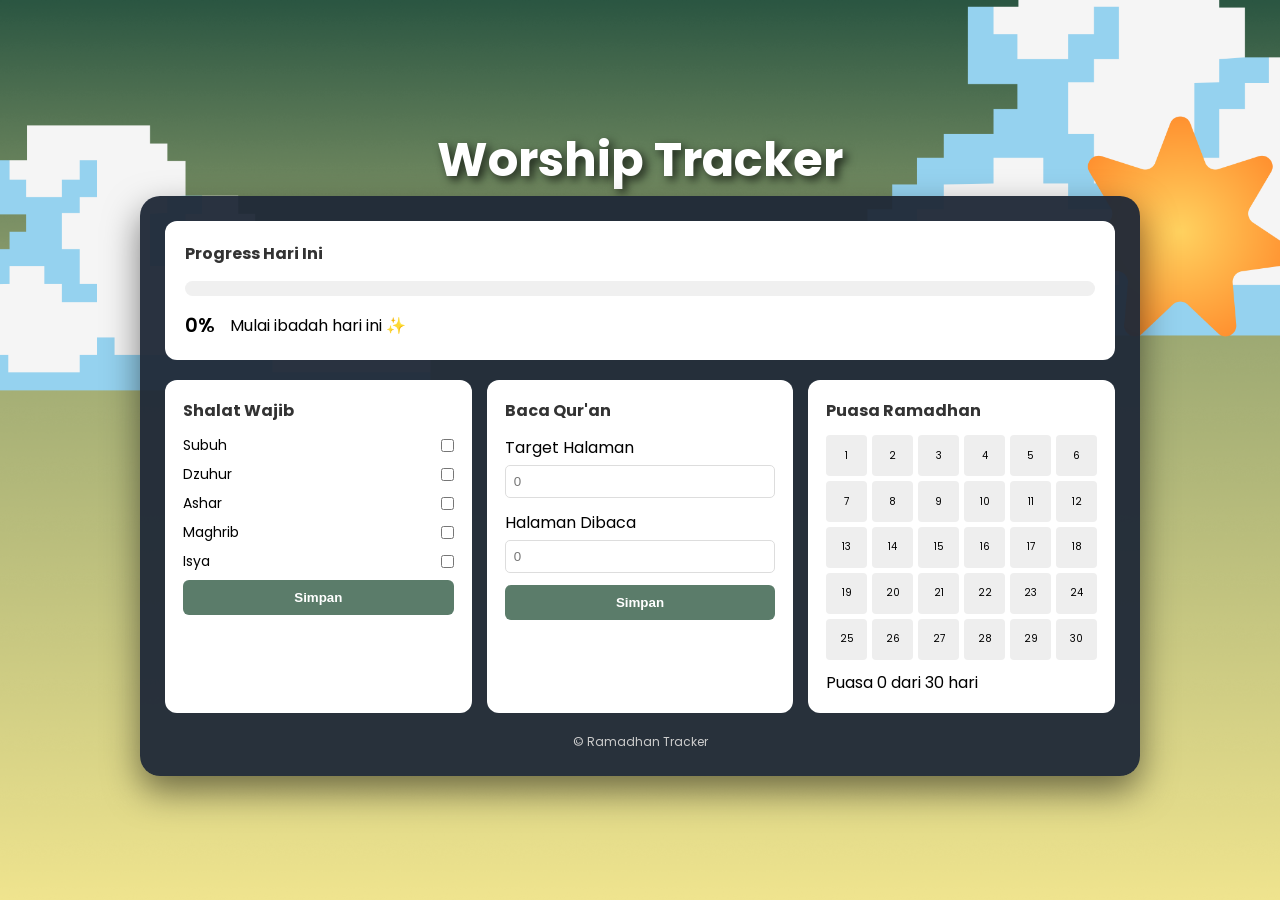
<file: Alhazen_4rdMission/index.html>
<!DOCTYPE html>
<html lang="id">
<head>
    <meta charset="UTF-8">
    <meta name="viewport" content="width=device-width, initial-scale=1.0">
    <title>Ramadhan Tracker</title>
    <link rel="stylesheet" href="style.css">
</head>
<body>
    <header>
        <h1>Worship Tracker</h1>
    </header>
    
    <main class="main-container">
        <section class="card-summary">
            <h3>Progress Hari Ini</h3>
            <div class="progress-bar">
                <div id="mainFill" class="fill"></div>
            </div>
            <div class="status-row">
                <span id="percent">0%</span>
                <p id="quote">Mulai ibadah hari ini ✨</p>
            </div>
        </section>

        <div class="content-grid">
            <section class="card">
                <h3>Shalat Wajib</h3>
                <div class="list">
                    <label>Subuh <input type="checkbox" class="sh-input"></label>
                    <label>Dzuhur <input type="checkbox" class="sh-input"></label>
                    <label>Ashar <input type="checkbox" class="sh-input"></label>
                    <label>Maghrib <input type="checkbox" class="sh-input"></label>
                    <label>Isya <input type="checkbox" class="sh-input"></label>
                </div>
                <button onclick="saveShalat()">Simpan</button>
            </section>

            <section class="card">
                <h3>Baca Qur'an</h3>
                <div class="form">
                    <label>Target Halaman</label>
                    <input type="number" id="targetQ" placeholder="0">
                    <label>Halaman Dibaca</label>
                    <input type="number" id="doneQ" placeholder="0">
                </div>
                <button onclick="saveQuran()">Simpan</button>
            </section>

            <section class="card">
                <h3>Puasa Ramadhan</h3>
                <div id="puasaGrid" class="calendar"></div>
                <p id="puasaText">Puasa 0 dari 30 hari</p>
            </section>
        </div>

        <footer>© Ramadhan Tracker</footer>
    </main>

    <script src="script.js"></script>
</body>
</html>
</file>
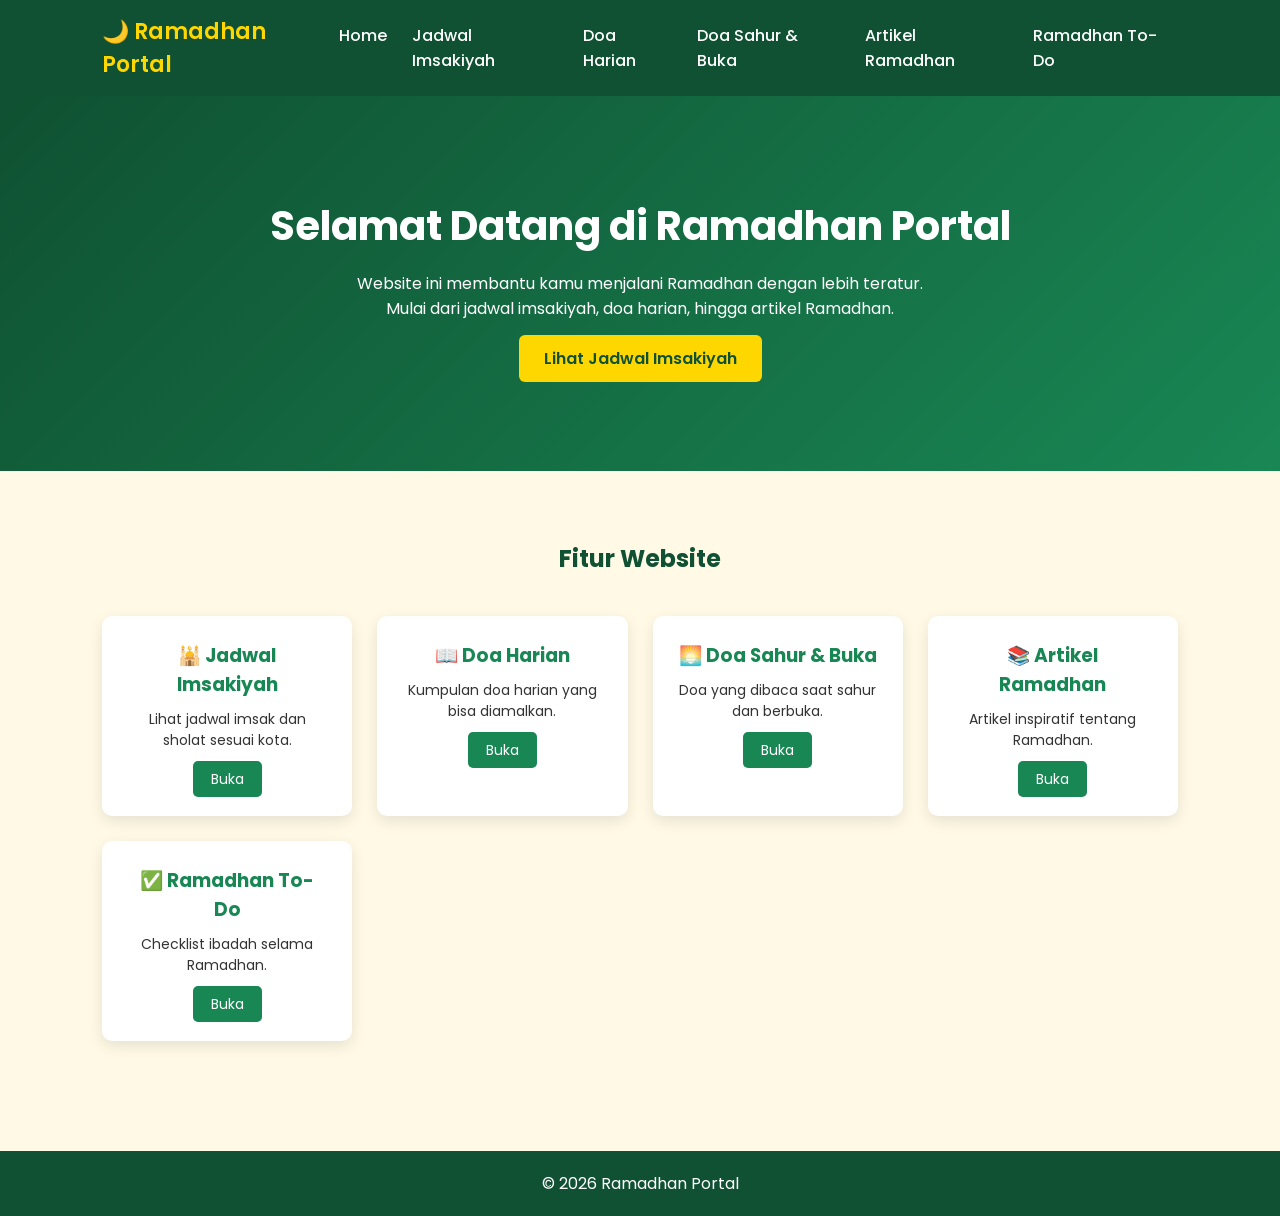
<file: Alhazen_6thMission/index.html>
<!DOCTYPE html>
<html lang="id">
<head>
<meta charset="UTF-8">
<meta name="viewport" content="width=device-width, initial-scale=1.0">
<title>Ramadhan Portal</title>

<link rel="stylesheet" href="style.css">

<link href="https://fonts.googleapis.com/css2?family=Poppins:wght@300;400;600&display=swap" rel="stylesheet">
</head>

<body>

<header>

<nav class="navbar">

<div class="logo">🌙 Ramadhan Portal</div>
<ul class="nav-menu">

    <li><a href="/Alhazen_6thMission/index.html">Home</a></li>
    
    <li><a href="/Alhazen_5thMisson/jadwal_imsak.html">Jadwal Imsakiyah</a></li>
    
    <li><a href="/Alhazen_1stMission/doa.html">Doa Harian</a></li>
    
    <li><a href="/Alhazen_2ndMission/Dzikir.html">Doa Sahur & Buka</a></li>
    
    <li><a href="/Alhazen_3rdMission/Zakat.html">Artikel Ramadhan</a></li>
    
    <li><a href="/Alhazen_4rdMission/index.html">Ramadhan To-Do</a></li>
    
    </ul>
<div class="menu-toggle" id="menu-toggle">
☰
</div>

</nav>

</header>


<main>

<section class="hero">

<h1>Selamat Datang di Ramadhan Portal</h1>

<p>
Website ini membantu kamu menjalani Ramadhan dengan lebih teratur.
Mulai dari jadwal imsakiyah, doa harian, hingga artikel Ramadhan.
</p>

<a href="jadwal.html" class="btn">Lihat Jadwal Imsakiyah</a>

</section>



<section class="features">

<h2>Fitur Website</h2>

<div class="feature-grid">

<div class="card">
<h3>🕌 Jadwal Imsakiyah</h3>
<p>Lihat jadwal imsak dan sholat sesuai kota.</p>
<a href="jadwal.html">Buka</a>
</div>

<div class="card">
<h3>📖 Doa Harian</h3>
<p>Kumpulan doa harian yang bisa diamalkan.</p>
<a href="doa.html">Buka</a>
</div>

<div class="card">
<h3>🌅 Doa Sahur & Buka</h3>
<p>Doa yang dibaca saat sahur dan berbuka.</p>
<a href="doa-sahur-buka.html">Buka</a>
</div>

<div class="card">
<h3>📚 Artikel Ramadhan</h3>
<p>Artikel inspiratif tentang Ramadhan.</p>
<a href="artikel.html">Buka</a>
</div>

<div class="card">
<h3>✅ Ramadhan To-Do</h3>
<p>Checklist ibadah selama Ramadhan.</p>
<a href="todo.html">Buka</a>
</div>

</div>

</section>

</main>


<footer>

<p>© 2026 Ramadhan Portal</p>

</footer>

<script src="script.js"></script>

</body>
</html>
</file>
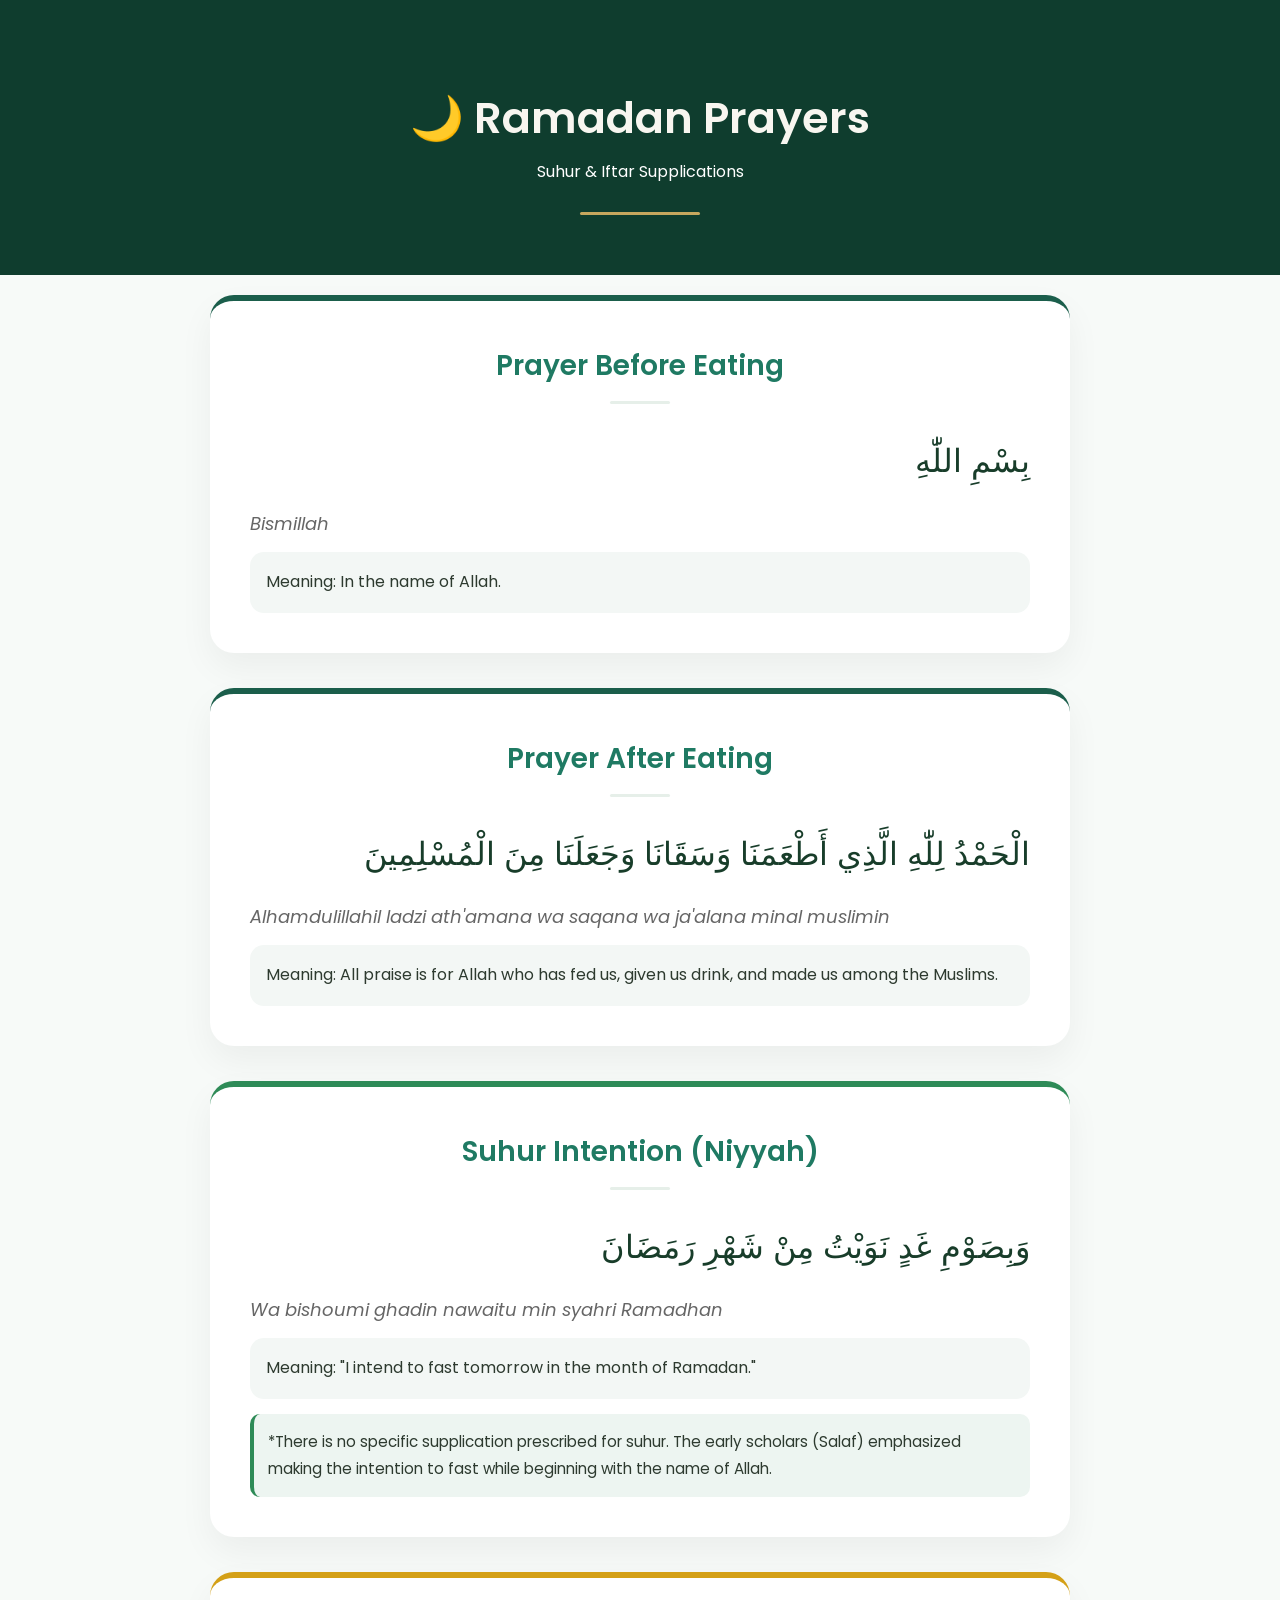
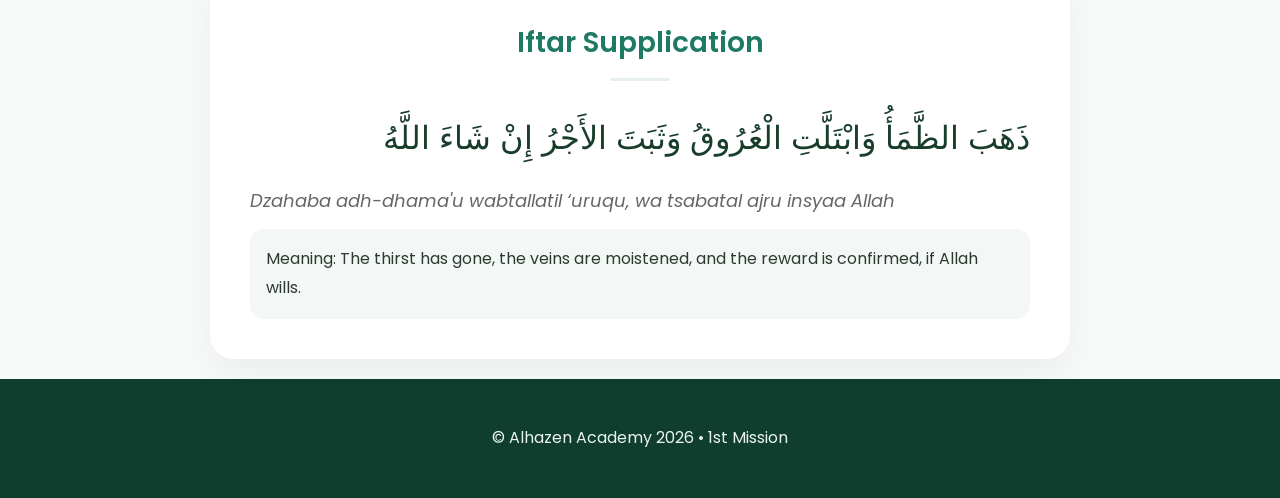
<file: doa.html>
<!DOCTYPE html>
<html lang="en">
<head>
  <meta charset="UTF-8">
  <meta name="viewport" content="width=device-width, initial-scale=1.0">
  <title>Ramadan Prayers</title>

  <!-- Poppins Font -->
  <link href="https://fonts.googleapis.com/css2?family=Poppins:wght@300;400;500;600&display=swap" rel="stylesheet">

  <!-- External CSS -->
  <link rel="stylesheet" href="style.css">
</head>

<body>

<!-- HERO -->
<header class="hero">
  <h1>🌙 Ramadan Prayers</h1>
  <p>Suhur & Iftar Supplications</p>
</header>

<!-- MAIN -->
<main>
    
 <!-- BEFORE EATING -->
<section class="card meal">
    <h2>Prayer Before Eating</h2>
  
    <article>
      <p class="arabic">بِسْمِ اللّٰهِ</p>
  
      <p class="latin">Bismillah</p>
  
      <p class="translation">
        Meaning: In the name of Allah.
      </p>
    </article>
  </section>
  
  
  <!-- AFTER EATING -->
  <section class="card meal">
    <h2>Prayer After Eating</h2>
  
    <article>
      <p class="arabic">
        الْحَمْدُ لِلّٰهِ الَّذِي أَطْعَمَنَا
        وَسَقَانَا وَجَعَلَنَا مِنَ الْمُسْلِمِينَ
      </p>
  
      <p class="latin">
        Alhamdulillahil ladzi ath'amana
        wa saqana wa ja'alana minal muslimin
      </p>
  
      <p class="translation">
        Meaning: All praise is for Allah who has fed us,
        given us drink, and made us among the Muslims.
      </p>
    </article>
  </section>

  
  <!-- SUHUR -->
  <section class="card sahur">
    <h2>Suhur Intention (Niyyah)</h2>

    <article>
      <p class="arabic">
        وَبِصَوْمِ غَدٍ نَوَيْتُ مِنْ شَهْرِ رَمَضَانَ
      </p>

      <p class="latin">
        Wa bishoumi ghadin nawaitu min syahri Ramadhan
      </p>

      <p class="translation">
        Meaning: "I intend to fast tomorrow in the month of Ramadan."
      </p>

      <div class="note">
        *There is no specific supplication prescribed for suhur.
        The early scholars (Salaf) emphasized making the intention
        to fast while beginning with the name of Allah.
      </div>
    </article>
  </section>

  <!-- IFTAR -->
  <section class="card buka">
    <h2>Iftar Supplication</h2>

    <article>
      <p class="arabic">
        ذَهَبَ الظَّمَأُ وَابْتَلَّتِ الْعُرُوقُ
        وَثَبَتَ الأَجْرُ إِنْ شَاءَ اللَّهُ
      </p>

      <p class="latin">
        Dzahaba adh-dhama'u wabtallatil ‘uruqu,
        wa tsabatal ajru insyaa Allah
      </p>

      <p class="translation">
        Meaning: The thirst has gone, the veins are moistened,
        and the reward is confirmed, if Allah wills.
      </p>
    </article>
  </section>

</main>

<!-- FOOTER -->
<footer>
  <p>© Alhazen Academy 2026 • 1st Mission</p>
</footer> 

</body>
</html>
</file>
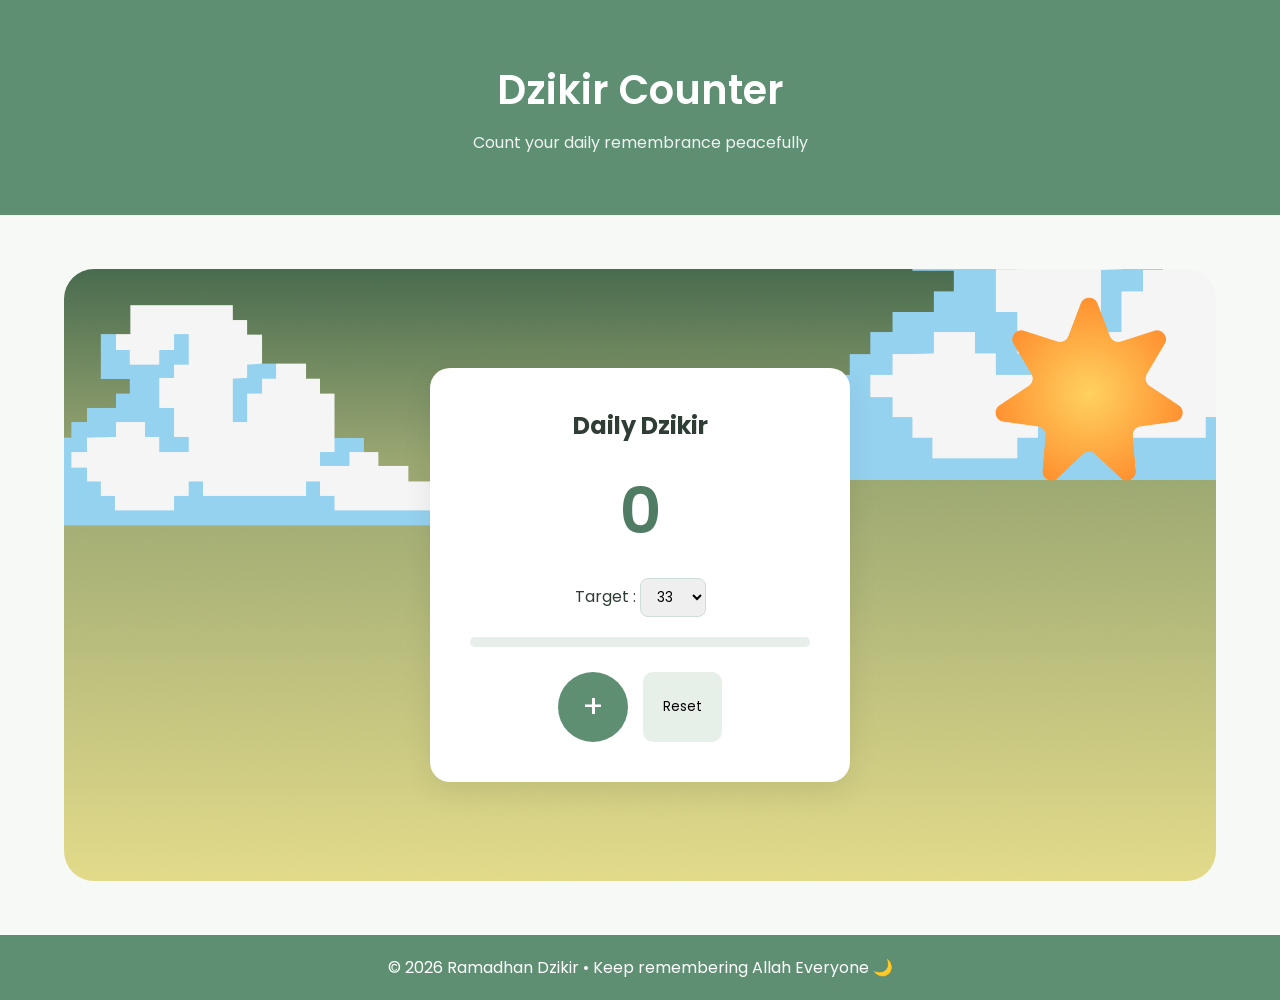
<file: Alhazen_2ndMission/Dzikir.html>
<!DOCTYPE html>
<html lang="en">
<head>
<meta charset="UTF-8">
<meta name="viewport" content="width=device-width, initial-scale=1.0">

<title>Dzikir Counter</title>

<link rel="stylesheet" href="style.css">

<link href="https://fonts.googleapis.com/css2?family=Poppins:wght@300;400;600&display=swap" rel="stylesheet">
</head>

<body>

<header class="hero">
    <h1>Dzikir Counter</h1>
    <p>Count your daily remembrance peacefully</p>
</header>

<main>

<section class="dzikir-section">

    <!-- Background Layer -->
    <div class="background-layer"></div>

    <!-- Card -->
    <div class="dzikir-card">

        <h2>Daily Dzikir</h2>

        <div id="counter" class="counter-number">0</div>

        <div class="target-box">
            <label>Target :</label>

            <select id="targetSelect">
                <option value="33">33</option>
                <option value="99">99</option>
                <option value="100">100</option>
            </select>
        </div>

        <div class="progress-container">
            <div id="progressBar" class="progress-bar"></div>
        </div>

        <div class="button-group">
            <button id="addBtn" class="add-btn">+</button>
            <button id="resetBtn" class="reset-btn">Reset</button>
        </div>

        <div id="badge" class="badge">
            ✅ Target Achieved!
        </div>

    </div>

</section>

</main>

<footer class="footer">
<p>© 2026 Ramadhan Dzikir • Keep remembering Allah Everyone 🌙</p>
</footer>

<script src="script.js"></script>

</body>
</html>
</file>
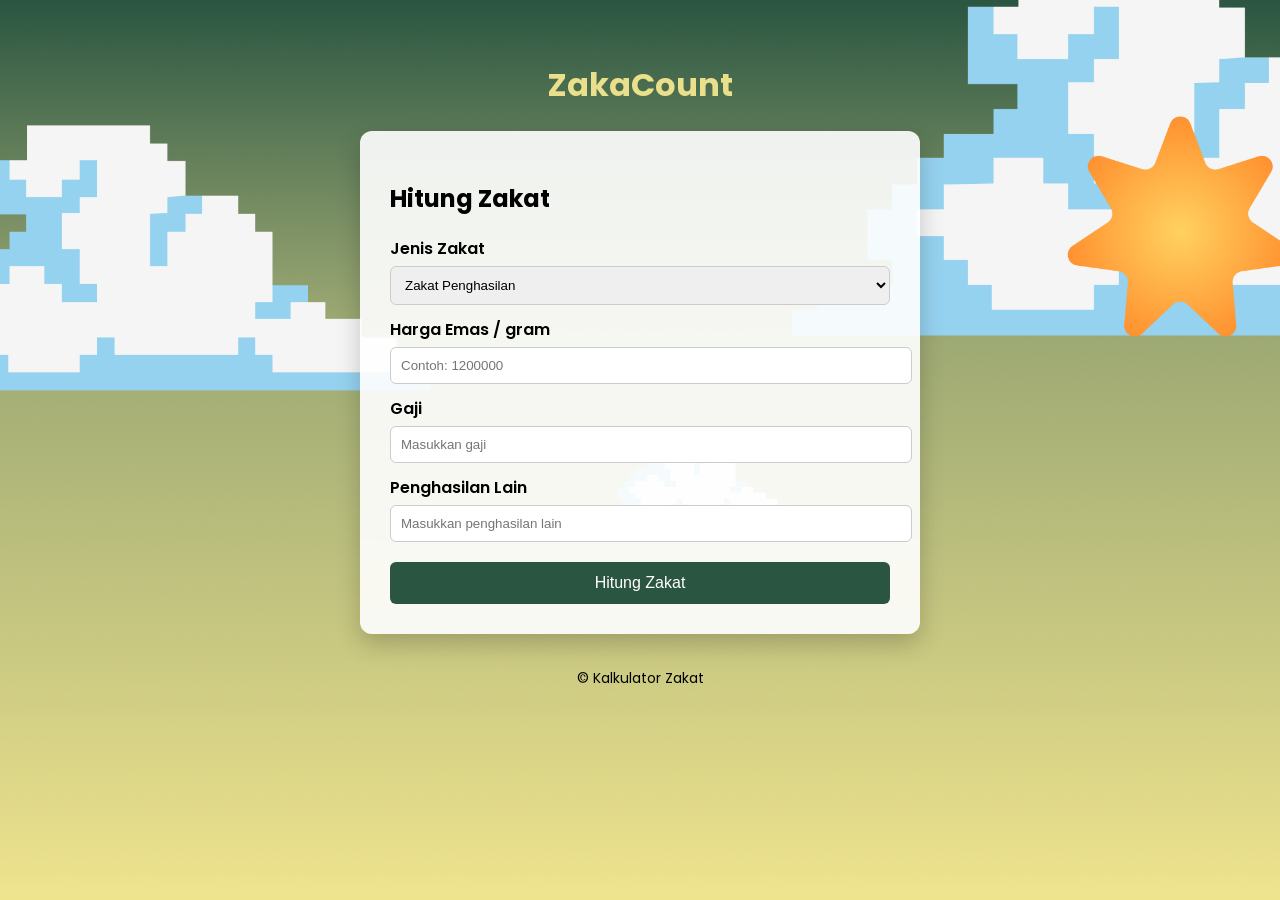
<file: Alhazen_3rdMission/Zakat.html>
<!DOCTYPE html>
<html lang="id">
<head>
<link href="https://fonts.googleapis.com/css2?family=Poppins:wght@300;400;500;600;700&display=swap" rel="stylesheet">
<meta charset="UTF-8">
<meta name="viewport" content="width=device-width, initial-scale=1.0">
<title>ZakaCount</title>
<link rel="stylesheet" href="style.css">
</head>

<body>

<header>
<h1>ZakaCount</h1>
</header>

<main>

<div class="container">

<h2>Hitung Zakat</h2>

<label>Jenis Zakat</label>
<select id="jenisZakat">
<option value="penghasilan">Zakat Penghasilan</option>
<option value="emas">Zakat Emas</option>
</select>

<label>Harga Emas / gram</label>
<input type="number" id="hargaEmas" placeholder="Contoh: 1200000">

<div id="formPenghasilan">

<label>Gaji</label>
<input type="number" id="gaji" placeholder="Masukkan gaji">

<label>Penghasilan Lain</label>
<input type="number" id="lain" placeholder="Masukkan penghasilan lain">

</div>

<div id="formEmas" style="display:none;">

<label>Total Emas (gram)</label>
<input type="number" id="emas" placeholder="Masukkan jumlah emas">

</div>

<button onclick="hitungZakat()">Hitung Zakat</button>

<div class="result" id="hasil">

<p><b>Total Harta :</b> <span id="total"></span></p>
<p><b>Nisab :</b> <span id="nisab"></span></p>
<p><b>Status :</b> <span id="status"></span></p>
<p><b>Zakat :</b> <span id="zakat"></span></p>

</div>

</div>

</main>

<footer>
<p>© Kalkulator Zakat</p>
</footer>

<script src="script.js"></script>

</body>
</html>
</file>
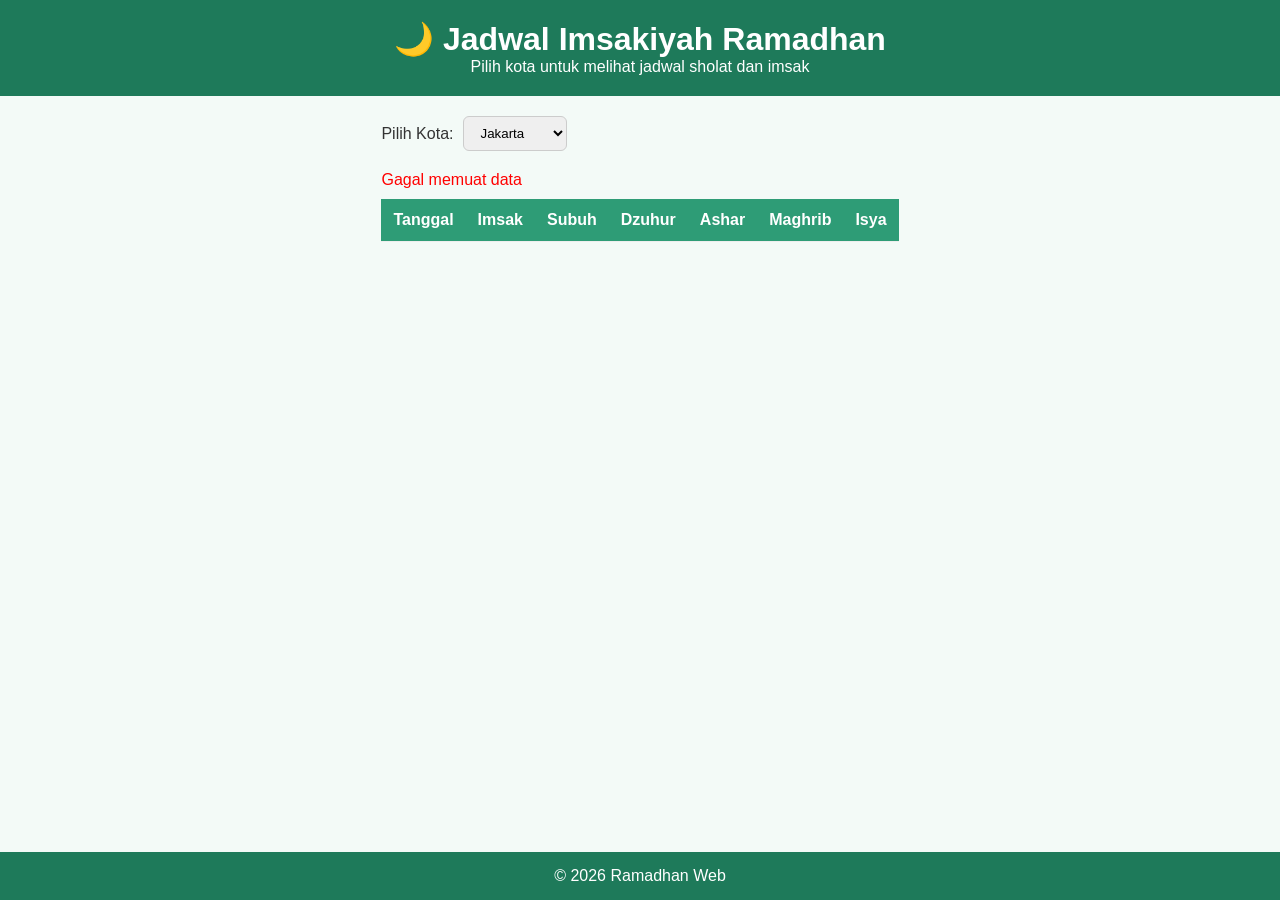
<file: Alhazen_5thMisson/jadwal_imsak.html>
<!DOCTYPE html>
<html lang="id">
<head>
<meta charset="UTF-8">
<meta name="viewport" content="width=device-width, initial-scale=1.0">
<title>Jadwal Imsakiyah Ramadhan</title>
<link rel="stylesheet" href="style.css">
</head>

<body>

<header>
<h1>🌙 Jadwal Imsakiyah Ramadhan</h1>
<p>Pilih kota untuk melihat jadwal sholat dan imsak</p>
</header>

<main>

<section class="controls">
<label for="city">Pilih Kota:</label>

<select id="city">
<option value="1301">Jakarta</option>
<option value="1219">Bandung</option>
<option value="1636">Surabaya</option>
</select>
</section>

<section id="status">
<p id="loading">Memuat data...</p>
<p id="error"></p>
</section>

<section class="table-container">

<table id="imsakTable">
<thead>
<tr>
<th>Tanggal</th>
<th>Imsak</th>
<th>Subuh</th>
<th>Dzuhur</th>
<th>Ashar</th>
<th>Maghrib</th>
<th>Isya</th>
</tr>
</thead>

<tbody id="tableBody">
<!-- Data dari API -->
</tbody>

</table>

</section>

</main>

<footer>
<p>© 2026 Ramadhan Web</p>
</footer>

<script src="script.js"></script>

</body>
</html>
</file>
<file: Alhazen_4rdMission/style.css>
@import url('https://fonts.googleapis.com/css2?family=Poppins:wght@400;600&display=swap');

* { margin: 0; padding: 0; box-sizing: border-box; }

body {
    font-family: 'Poppins', sans-serif;
    min-height: 100vh;
    margin: 0;
    padding: 20px;
    
    /* INI KUNCINYA */
    display: flex;
    flex-direction: column; /* Biar Title di atas, Card di bawah */
    align-items: center;    /* Biar semua rata tengah secara horizontal */
    justify-content: center; /* Biar semua rata tengah secara vertikal */
    
    background-image: url('assets/background.png'); 
    background-size: cover;
    background-position: center;
    background-attachment: fixed;
}
header h1 {
    color: white;
    font-size: 3rem; /* Sesuaikan ukuran judul */
    font-weight: 700;
    text-shadow: 4px 4px 10px rgba(0, 0, 0, 0.7); /* Biar teks putih tetap terbaca jelas */
    margin: 0;
}

.main-container {
    width: 90%;
    max-width: 900px;       /* Biar gak melar banget di monitor gede */
    background: rgba(35, 45, 54, 0.95);
    padding: 25px;
    border-radius: 20px;
    box-shadow: 0 15px 35px rgba(0,0,0,0.5);
}

.main-container {
    width: 95%;
    max-width: 1000px;
    background: rgba(31, 41, 55, 0.95); /* Warna navy tua transparan */
    padding: 25px;
    border-radius: 20px;
    box-shadow: 0 15px 35px rgba(0,0,0,0.5);
}

/* Card Summary Putih */
.card-summary {
    background: white;
    padding: 20px;
    border-radius: 12px;
    margin-bottom: 20px;
}

.progress-bar {
    width: 100%;
    height: 15px;
    background: #f0f0f0;
    border-radius: 10px;
    overflow: hidden;
    margin: 15px 0;
}

.fill {
    height: 100%;
    width: 0%;
    background: linear-gradient(90deg, #ff9a9e 0%, #fecfef 100%);
    transition: 0.6s ease;
}

.status-row { display: flex; align-items: center; gap: 15px; }
#percent { font-weight: 600; font-size: 1.2rem; }

/* Grid Content */
.content-grid {
    display: grid;
    grid-template-columns: repeat(3, 1fr);
    gap: 15px;
}

.card {
    background: white;
    padding: 18px;
    border-radius: 12px;
}

h3 { font-size: 16px; color: #333; margin-bottom: 12px; }

/* Checklist & Form */
.list label {
    display: flex;
    justify-content: space-between;
    margin-bottom: 8px;
    font-size: 14px;
}

input[type="number"] {
    width: 100%;
    padding: 8px;
    margin: 5px 0 12px;
    border: 1px solid #ddd;
    border-radius: 5px;
}

button {
    width: 100%;
    padding: 10px;
    background: #5b7c6a;
    color: white;
    border: none;
    border-radius: 6px;
    cursor: pointer;
    font-weight: 600;
}

/* Calendar */
.calendar {
    display: grid;
    grid-template-columns: repeat(6, 1fr);
    gap: 5px;
    margin-bottom: 10px;
}

.day {
    aspect-ratio: 1;
    background: #eee;
    font-size: 10px;
    display: flex;
    align-items: center;
    justify-content: center;
    border-radius: 4px;
    cursor: pointer;
}

.day.active { background: #5b7c6a; color: white; }

footer {
    text-align: center;
    color: #ccc;
    font-size: 12px;
    margin-top: 20px;
}

/* Mobile Responsive */
@media (max-width: 768px) {
    .content-grid { grid-template-columns: 1fr; }
}
</file>
<file: Alhazen_6thMission/style.css>
*{
    margin:0;
    padding:0;
    box-sizing:border-box;
    font-family:'Poppins',sans-serif;
    }
    
    body{
    background:#FFF9E6;
    color:#333;
    }
    
    /* NAVBAR */
    
    header{
    background:#0F5132;
    }
    
    .navbar{
    display:flex;
    justify-content:space-between;
    align-items:center;
    padding:15px 8%;
    }
    
    .logo{
    color:#FFD700;
    font-size:22px;
    font-weight:600;
    }
    
    .nav-menu{
    display:flex;
    gap:25px;
    list-style:none;
    }
    
    .nav-menu a{
    text-decoration:none;
    color:white;
    font-weight:500;
    transition:0.3s;
    }
    
    .nav-menu a:hover{
    color:#FFD700;
    }
    
    .menu-toggle{
    display:none;
    font-size:25px;
    color:white;
    cursor:pointer;
    }
    
    /* HERO */
    
    .hero{
    text-align:center;
    padding:100px 20px;
    background:linear-gradient(135deg,#0F5132,#198754);
    color:white;
    }
    
    .hero h1{
    font-size:40px;
    margin-bottom:15px;
    }
    
    .hero p{
    max-width:600px;
    margin:auto;
    margin-bottom:25px;
    }
    
    .btn{
    background:#FFD700;
    color:#0F5132;
    padding:12px 25px;
    border-radius:6px;
    text-decoration:none;
    font-weight:600;
    }
    
    /* FEATURES */
    
    .features{
    padding:70px 8%;
    text-align:center;
    }
    
    .features h2{
    margin-bottom:40px;
    color:#0F5132;
    }
    
    .feature-grid{
    display:grid;
    grid-template-columns:repeat(auto-fit,minmax(220px,1fr));
    gap:25px;
    }
    
    /* CARD */
    
    .card{
    background:white;
    padding:25px;
    border-radius:10px;
    box-shadow:0 5px 15px rgba(0,0,0,0.1);
    transition:0.3s;
    }
    
    .card:hover{
    transform:translateY(-6px);
    }
    
    .card h3{
    color:#198754;
    margin-bottom:10px;
    }
    
    .card p{
    font-size:14px;
    margin-bottom:15px;
    }
    
    .card a{
    text-decoration:none;
    background:#198754;
    color:white;
    padding:8px 18px;
    border-radius:5px;
    font-size:14px;
    }
    
    .card a:hover{
    background:#0F5132;
    }
    
    /* FOOTER */
    
    footer{
    background:#0F5132;
    color:white;
    text-align:center;
    padding:20px;
    margin-top:40px;
    }
    
    /* MOBILE */
    
    @media(max-width:768px){
    
    .nav-menu{
    display:none;
    flex-direction:column;
    background:#0F5132;
    position:absolute;
    top:60px;
    right:0;
    width:200px;
    padding:20px;
    }
    
    .nav-menu.active{
    display:flex;
    }
    
    .menu-toggle{
    display:block;
    }
    
    .hero h1{
    font-size:28px;
    }
    
    }
</file>
<file: style.css>
/* ================= RESET ================= */
/* ===== DESKTOP ENHANCEMENT ===== */
@media (min-width: 1024px) {

    main {
      max-width: 1100px;
      margin: 0 auto;
    }
  
    section {
      padding: 80px 40px;
    }
  
    .card {
      padding: 50px 60px;
      transition: 0.4s ease;
    }
  
    .card:hover {
      transform: translateY(-8px);
      box-shadow: 0 25px 60px rgba(0, 0, 0, 0.08);
    }
  
  }
  @media (min-width: 1024px) {

    .doa-content {
      display: flex;
      justify-content: space-between;
      align-items: center;
      gap: 60px;
    }
  
    .arabic {
      flex: 1;
      font-size: 32px;
      text-align: right;
    }
  
    .translation {
      flex: 1;
    }
  
  }
  @media (min-width: 1024px) {

    .hero {
      padding: 100px 20px 70px;
      position: relative;
    }
  
    .hero::after {
      content: "";
      width: 120px;
      height: 3px;
      background: #C6A75E;
      display: block;
      margin: 25px auto 0;
      border-radius: 5px;
    }
  
    .hero h1 {
      font-size: 48px;
    }
  
  }
  body {
    background: #F8F6F0;
    background-image: radial-gradient(
      rgba(15, 61, 46, 0.03) 1px,
      transparent 1px
    );
    background-size: 40px 40px;
  }
  @media (min-width: 1024px) {

    h2 {
      font-size: 28px;
    }
  
    .latin {
      font-size: 18px;
    }
  
    .translation {
      font-size: 16px;
      line-height: 1.8;
    }
  
  }
* {
    margin: 0;
    padding: 0;
    box-sizing: border-box;
    font-family: "Poppins", sans-serif;
  }
  
  body {
    background: #f7faf8;
    color: #2d3a2f;
    line-height: 1.8;
  }
  
  /* ================= HERO ================= */
  .hero {
    background: #0F3D2E;
    text-align: center;
    padding: 80px 20px 60px;
  }
  
  .hero h1 {
    font-size: 2.7rem;
    color: #F8F6F0;
    font-weight: 600;
  }
  
  .hero p {
    color: #fff;
  }
  
  /* ================= MAIN ================= */
  main {
    max-width: 900px;
    margin: auto;
    padding: 20px;
    display: grid;
    gap: 35px;
  }
  
  /* ================= CARD ================= */
  .card {
    background: #ffffff;
    padding: 40px;
    border-radius: 24px;
    box-shadow:
      0 15px 35px rgba(0,0,0,0.05);
    transition: 0.35s ease;
    position: relative;
  }
  
  .card:hover {
    transform: translateY(-6px);
  }
  
  /* Accent Colors */
  .sahur { border-top: 6px solid #2e8b57; }
  .buka  { border-top: 6px solid #d4a017; }
  .meal  { border-top: 6px solid #1B5E4B }
  
  /* ================= TITLES ================= */
  h2 {
    text-align: center;
    margin-bottom: 28px;
    font-weight: 600;
    color: #1f7a63;
  }
  
  /* subtle divider */
  h2::after {
    content: "";
    display: block;
    width: 60px;
    height: 3px;
    background: #e6efe9;
    margin: 10px auto 0;
    border-radius: 10px;
  }
  
  /* ================= TEXT ================= */
  .arabic {
    font-size: 2rem;
    text-align: right;
    margin-bottom: 18px;
    color: #183d2a;
  }
  
  .latin {
    font-style: italic;
    color: #666;
    margin-bottom: 12px;
  }
  
  .translation {
    background: #f3f7f5;
    padding: 16px;
    border-radius: 14px;
  }
  
  /* ================= NOTE ================= */
  .note {
    margin-top: 15px;
    background: #edf5f1;
    padding: 14px;
    border-radius: 10px;
    border-left: 4px solid #2e8b57;
    font-size: 0.95rem;
  }
  
  /* ================= FOOTER ================= */
  footer {
    color: #EAF4EF;
    text-align: center;
    padding: 45px 20px;
    background: #0F3D2E;
  }
  
  /* ================= RESPONSIVE ================= */
  @media (max-width: 768px) {
  
    .hero {
      padding: 55px 15px;
    }
  
    .card {
      padding: 25px;
    }
  
    .arabic {
      font-size: 1.45rem;
    }
  }
</file>
<file: Alhazen_2ndMission/style.css>
/* ======================
   GLOBAL
====================== */

* {
    margin: 0;
    padding: 0;
    box-sizing: border-box;
}

body {
    font-family: 'Poppins', sans-serif;
    background: #f7f9f6;
    color: #2f3e34;
}


/* ======================
   HEADER
====================== */

.hero {
    background: #5f8f73;
    color: white;
    text-align: center;
    padding: 60px 20px;
}

.hero h1 {
    font-size: 2.5rem;
    font-weight: 600;
}

.hero p {
    margin-top: 10px;
    opacity: 0.9;
}


/* ======================
   DZIKIR SECTION
====================== */

.dzikir-section {
    position: relative;
    min-height: 80vh;
    display: flex;
    justify-content: center;
    align-items: center;
    padding: 80px 20px;
}


/* ======================
   BACKGROUND LAYER
====================== */

.background-layer {
    position: absolute;
    width: 90%;
    height: 85%;

    border-radius: 30px;

    background-image: url("assets/image/background.png");
    background-size: cover;
    background-position: center;
    background-repeat: no-repeat;

    z-index: 1;
}


/* ======================
   CARD
====================== */

.dzikir-card {
    position: relative;
    z-index: 2;

    background: white;
    padding: 40px;
    border-radius: 20px;

    width: 100%;
    max-width: 420px;

    text-align: center;

    box-shadow:
        0 10px 30px rgba(0,0,0,0.08);
}

.dzikir-card h2 {
    margin-bottom: 20px;
}


/* ======================
   COUNTER
====================== */

.counter-number {
    font-size: 4rem;
    font-weight: 600;
    color: #4f7c63;
    margin: 20px 0;
}


/* ======================
   TARGET
====================== */

.target-box {
    margin-bottom: 20px;
}

.target-box select {
    padding: 8px 12px;
    border-radius: 8px;
    border: 1px solid #cfded4;
    font-family: Poppins;
}


/* ======================
   PROGRESS BAR
====================== */

.progress-container {
    width: 100%;
    height: 10px;
    background: #e6efe9;
    border-radius: 10px;
    overflow: hidden;
    margin-bottom: 25px;
}

.progress-bar {
    height: 100%;
    width: 0%;
    background: #6da787;
    transition: 0.3s;
}


/* ======================
   BUTTONS
====================== */

.button-group {
    display: flex;
    gap: 15px;
    justify-content: center;
}

button {
    border: none;
    cursor: pointer;
    font-family: Poppins;
    transition: 0.2s;
}

.add-btn {
    background: #5f8f73;
    color: white;
    font-size: 2rem;
    width: 70px;
    height: 70px;
    border-radius: 50%;
}

.reset-btn {
    background: #e7efe9;
    padding: 12px 20px;
    border-radius: 10px;
}

/* hover */
.add-btn:hover {
    transform: scale(1.08);
}

.reset-btn:hover {
    background: #d7e5dc;
}

/* click animation */
button:active {
    transform: scale(0.92);
}


/* ======================
   BADGE
====================== */

.badge {
    margin-top: 20px;
    background: #e2f3e8;
    color: #2e6b4f;
    padding: 10px;
    border-radius: 10px;
    display: none;
}


/* ======================
   FOOTER
====================== */

.footer {
    background: #5f8f73;
    color: white;
    text-align: center;
    padding: 20px;
}


/* ======================
   RESPONSIVE
====================== */

@media (max-width: 768px) {

    .hero h1 {
        font-size: 2rem;
    }

    .dzikir-card {
        padding: 30px 20px;
    }

    .counter-number {
        font-size: 3rem;
    }

}
</file>
<file: Alhazen_3rdMission/style.css>
body{
    margin:0;
    padding:0;
    font-family: 'Poppins', sans-serif;
    background-image: url("assets/background.png");
    background-size: cover;
    background-position: center;
    background-repeat: no-repeat;

    min-height:100vh;

    display:flex;
    flex-direction:column;
    align-items:center;
}

h1{
    color: #EADF8B;
}

/* header */
header{
    margin-top:40px;
}

/* container */
.container{
    background: rgba(255,255,255,0.9);
    padding:30px;
    border-radius:12px;

    width: 500px;

    box-shadow:0 10px 25px rgba(0,0,0,0.2);
}

/* label */
label{
    display:block;
    margin-top:12px;
    font-weight:600;
}

/* input */
input, select{
    width:100%;
    padding:10px;
    margin-top:5px;

    border-radius:6px;
    border:1px solid #ccc;
}

/* button */
button{
    width:100%;
    padding:12px;

    background:#2A5541;
    color:white;

    border:none;
    border-radius:6px;

    font-size:16px;
    cursor:pointer;

    margin-top:20px;
}

button:hover{
    background:#40755C;
}

/* hasil */
.result{
    margin-top:20px;
    padding:15px;
    background:#f3f3f3;
    border-radius:8px;
    display:none;
}

/* footer */
footer{
    margin-top:20px;
    font-size:14px;
}

.grid-container{
    display:grid;
    grid-template-columns:1fr;
    gap:20px;
    padding:20px;
    }
    
    /* Laptop */
    @media (min-width:900px){
    
    .grid-container{
    grid-template-columns:repeat(3,1fr);
    max-width:1100px;
    margin:auto;
    }
    
    }
</file>
<file: Alhazen_5thMisson/style.css>
*{
    margin:0;
    padding:0;
    box-sizing:border-box;
    font-family:Arial, Helvetica, sans-serif;
    }
    
    body{
    background:#f3faf7;
    color:#333;
    display:flex;
    flex-direction:column;
    min-height:100vh;
    }
    
    header{
    background:#1e7a5a;
    color:white;
    text-align:center;
    padding:20px;
    }
    
    main{
    flex:1;
    padding:20px;
    max-width:900px;
    margin:auto;
    }
    
    .controls{
    margin-bottom:20px;
    display:flex;
    gap:10px;
    align-items:center;
    }
    
    select{
    padding:8px 12px;
    border-radius:6px;
    border:1px solid #ccc;
    }
    
    .table-container{
    overflow-x:auto;
    }
    
    table{
    width:100%;
    border-collapse:collapse;
    background:white;
    }
    
    th, td{
    padding:12px;
    text-align:center;
    border-bottom:1px solid #eee;
    }
    
    th{
    background:#2e9c76;
    color:white;
    }
    
    tr:nth-child(even){
    background:#f7f7f7;
    }
    
    .today{
    background:#ffe9a8 !important;
    font-weight:bold;
    }
    
    #loading{
    color:#1e7a5a;
    margin-bottom:10px;
    }
    
    #error{
    color:red;
    margin-bottom:10px;
    }
    
    footer{
    text-align:center;
    padding:15px;
    background:#1e7a5a;
    color:white;
    }
</file>
